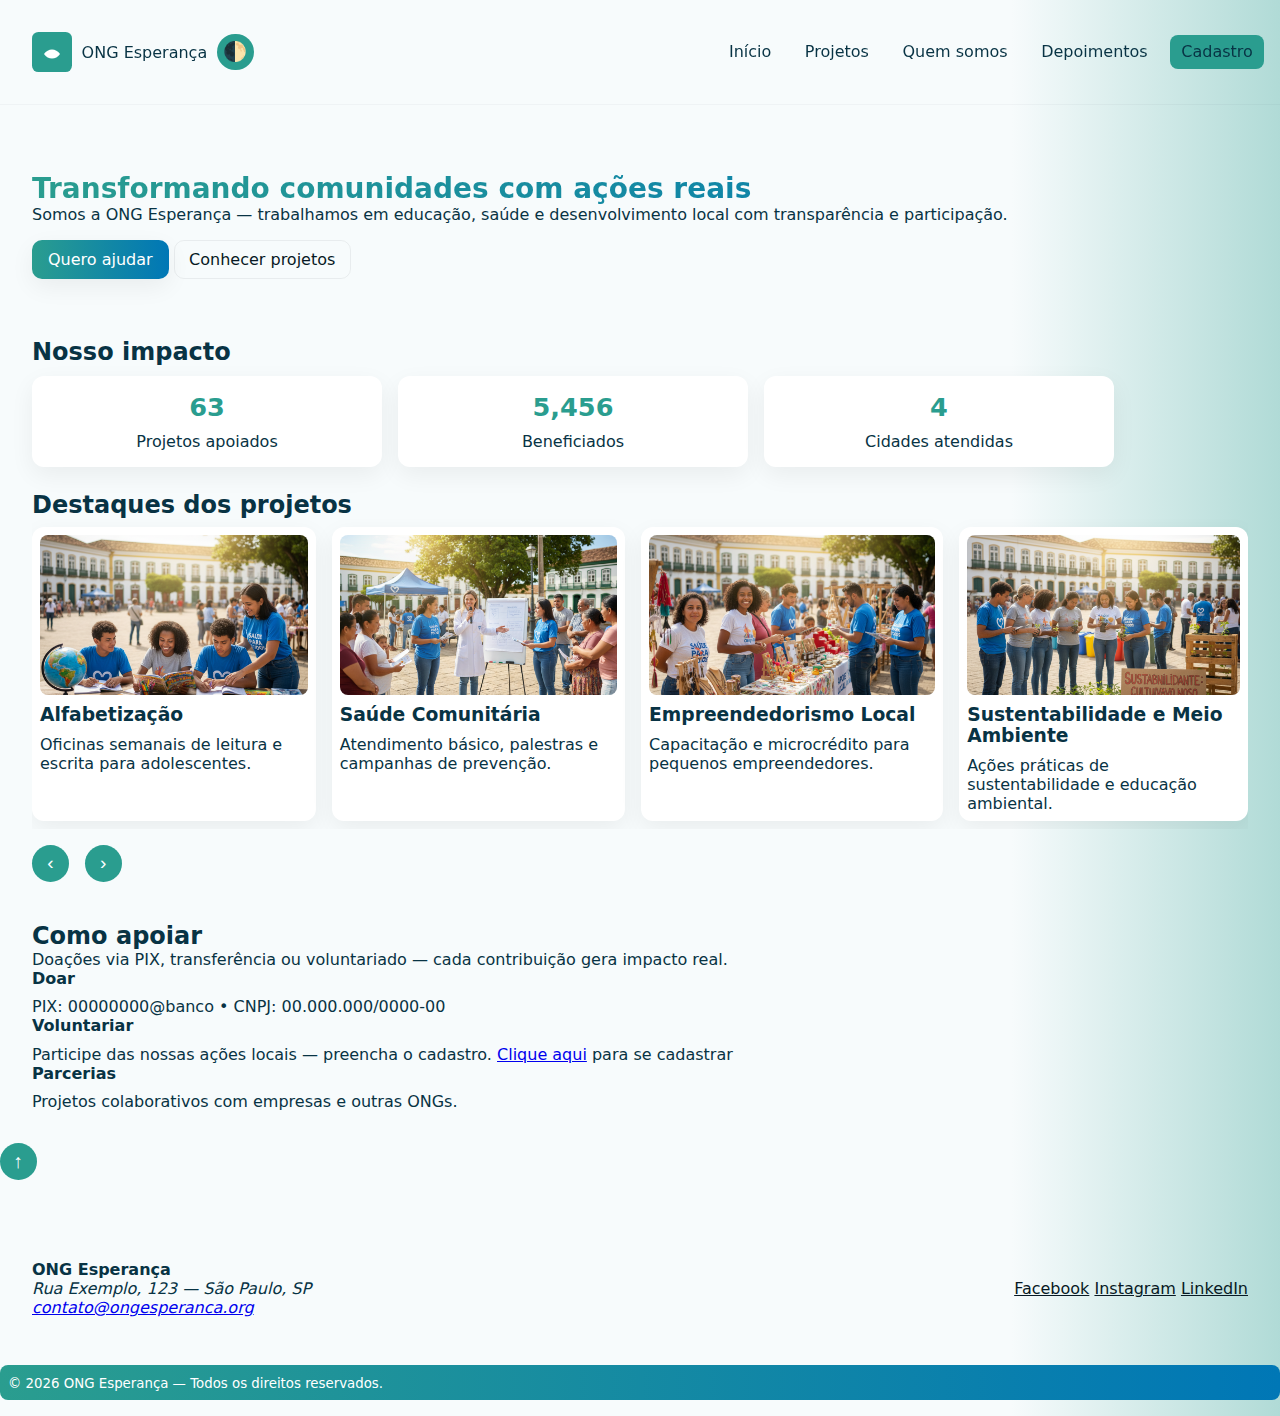
<file: index.html>
<!DOCTYPE html>
<html lang="pt-BR">
  <head>
    <meta charset="utf-8" />
    <meta name="viewport" content="width=device-width,initial-scale=1" />
    <title>ONG Esperança — Início</title>
    <meta
      name="description"
      content="ONG Esperança — ações comunitárias, voluntariado e transparência."
    />
    <meta
      name="keywords"
      content="ONG, voluntariado, projetos sociais, doações, educação, saúde, sustentabilidade"
    />
    <meta property="og:title" content="ONG Esperança — Início" />
    <meta
      property="og:description"
      content="Conheça iniciativas de impacto social em educação, saúde e desenvolvimento local."
    />
    <meta property="og:type" content="website" />
    <link rel="icon" href="./images/favicon.svg" type="image/svg+xml" />

    <link rel="stylesheet" href="css/styles.css" />
  </head>
  <body>
    <a class="skip-link" href="#main">Pular para o conteúdo</a>
    <header class="site-header" role="banner">
      <div class="container header-inner">
        <div class="header-left">
          <a
            class="brand"
            href="index.html"
            aria-label="ONG Esperança — Início"
          >
            <svg
              class="logo"
              width="40"
              height="40"
              viewBox="0 0 100 100"
              aria-hidden="true"
            >
              <rect width="100" height="100" rx="16" fill="#2a9d8f" />
              <path
                d="M30 55 C40 40, 60 40, 70 55 C60 70, 40 70, 30 55 Z"
                fill="#ffffff"
              />
            </svg>
            <span class="brand-text">ONG Esperança</span>
          </a>
          <button id="btn-theme" class="icon-btn" aria-label="Alternar tema">
            🌓
          </button>
        </div>

        <nav id="nav" class="nav" aria-label="Navegação principal">
          <ul>
            <li><a href="index.html" class="active">Início</a></li>
            <li><a href="projetos.html">Projetos</a></li>
            <li><a href="quem-somos.html">Quem somos</a></li>
            <li><a href="depoimentos.html">Depoimentos</a></li>
            <li><a href="cadastro.html" class="cta">Cadastro</a></li>
          </ul>
        </nav>

        <button
          id="btn-hamburger"
          class="hamburger"
          aria-label="Abrir menu"
          aria-expanded="false"
        >
          <span></span><span></span><span></span>
        </button>
      </div>
    </header>

    <main id="main" class="container" role="main">
      <section class="hero" id="hero" aria-labelledby="hero-title">
        <div class="hero-content">
          <h1 id="hero-title">Transformando comunidades com ações reais</h1>
          <p>
            Somos a ONG Esperança — trabalhamos em educação, saúde e
            desenvolvimento local com transparência e participação.
          </p>
          <p class="hero-cta">
            <a href="cadastro.html" class="btn btn-primary">Quero ajudar</a>
            <a href="projetos.html" class="btn btn-outline"
              >Conhecer projetos</a
            >
          </p>
        </div>

        <div class="hero-visual" aria-hidden="true">
          <div class="blob blob-1"></div>
          <div class="blob blob-2"></div>
        </div>
      </section>

      <section class="stats" aria-labelledby="impacto-title">
        <h2 id="impacto-title">Nosso impacto</h2>
        <div class="stats-grid">
          <div class="stat" aria-label="Projetos apoiados">
            <h3 class="count" data-target="123">0</h3>
            <p>Projetos apoiados</p>
          </div>
          <div class="stat" aria-label="Beneficiados">
            <h3 class="count" data-target="10568">0</h3>
            <p>Beneficiados</p>
          </div>
          <div class="stat" aria-label="Cidades atendidas">
            <h3 class="count" data-target="4">0</h3>
            <p>Cidades atendidas</p>
          </div>
        </div>
      </section>

      <section class="cards" aria-labelledby="projetos-home">
        <h2 id="projetos-home">Destaques dos projetos</h2>
        <div
          class="cards-grid"
          id="carousel"
          role="region"
          aria-roledescription="carousel"
          aria-label="Projetos em destaque"
        >
          <article class="card" tabindex="0">
            <img
              src="images/Alfabetizacao.png"
              alt="Oficina de alfabetização"
            />
            <h3>Alfabetização</h3>
            <p>Oficinas semanais de leitura e escrita para adolescentes.</p>
          </article>

          <article class="card" tabindex="0">
            <img src="images/SaudeComunitária.png" alt="Campanha de saúde" />
            <h3>Saúde Comunitária</h3>
            <p>Atendimento básico, palestras e campanhas de prevenção.</p>
          </article>

          <article class="card" tabindex="0">
            <img
              src="images/EmpreendedorismoLocal.png"
              alt="Oficina de empreendedorismo"
            />
            <h3>Empreendedorismo Local</h3>
            <p>Capacitação e microcrédito para pequenos empreendedores.</p>
          </article>

          <article class="card" tabindex="0">
            <img
              src="images/Sustentabilidade.png"
              alt="Sustentabilidade e Meio Ambiente"
            />
            <h3>Sustentabilidade e Meio Ambiente</h3>
            <p>Ações práticas de sustentabilidade e educação ambiental.</p>
          </article>
        </div>
        <div class="carousel-controls" aria-hidden="false">
          <button id="prev" class="icon-btn" aria-label="Anterior">‹</button>
          <button id="next" class="icon-btn" aria-label="Próximo">›</button>
        </div>
      </section>

      <section class="cta-section" aria-labelledby="apoie-title">
        <h2 id="apoie-title">Como apoiar</h2>
        <p>
          Doações via PIX, transferência ou voluntariado — cada contribuição
          gera impacto real.
        </p>
        <div class="cta-grid">
          <div class="cta-card">
            <h4>Doar</h4>
            <p>PIX: 00000000@banco • CNPJ: 00.000.000/0000-00</p>
          </div>
          <div class="cta-card">
            <h4>Voluntariar</h4>
            <p>
              Participe das nossas ações locais — preencha o cadastro.
              <a href="cadastro.html">Clique aqui</a> para se cadastrar
            </p>
          </div>
          <div class="cta-card">
            <h4>Parcerias</h4>
            <p>Projetos colaborativos com empresas e outras ONGs.</p>
          </div>
        </div>
      </section>
    </main>

    <button id="backToTop" class="back-to-top" aria-label="Voltar ao topo">
      ↑
    </button>

    <footer class="site-footer" role="contentinfo">
      <div class="container footer-inner">
        <div class="about">
          <strong>ONG Esperança</strong>
          <address>
            Rua Exemplo, 123 — São Paulo, SP<br />
            <a href="mailto:contato@ongesperanca.org"
              >contato@ongesperanca.org</a
            >
          </address>
        </div>
        <div class="social" aria-label="Redes sociais">
          <a aria-label="Facebook" href="#" class="social-link">Facebook</a>
          <a aria-label="Instagram" href="#" class="social-link">Instagram</a>
          <a aria-label="LinkedIn" href="#" class="social-link">LinkedIn</a>
        </div>
      </div>
      <div class="legal container">
        <small
          >&copy; <span id="ano"></span> ONG Esperança — Todos os direitos
          reservados.</small
        >
      </div>
    </footer>

    <script src="js/main.js" defer></script>
  </body>
</html>
</file>
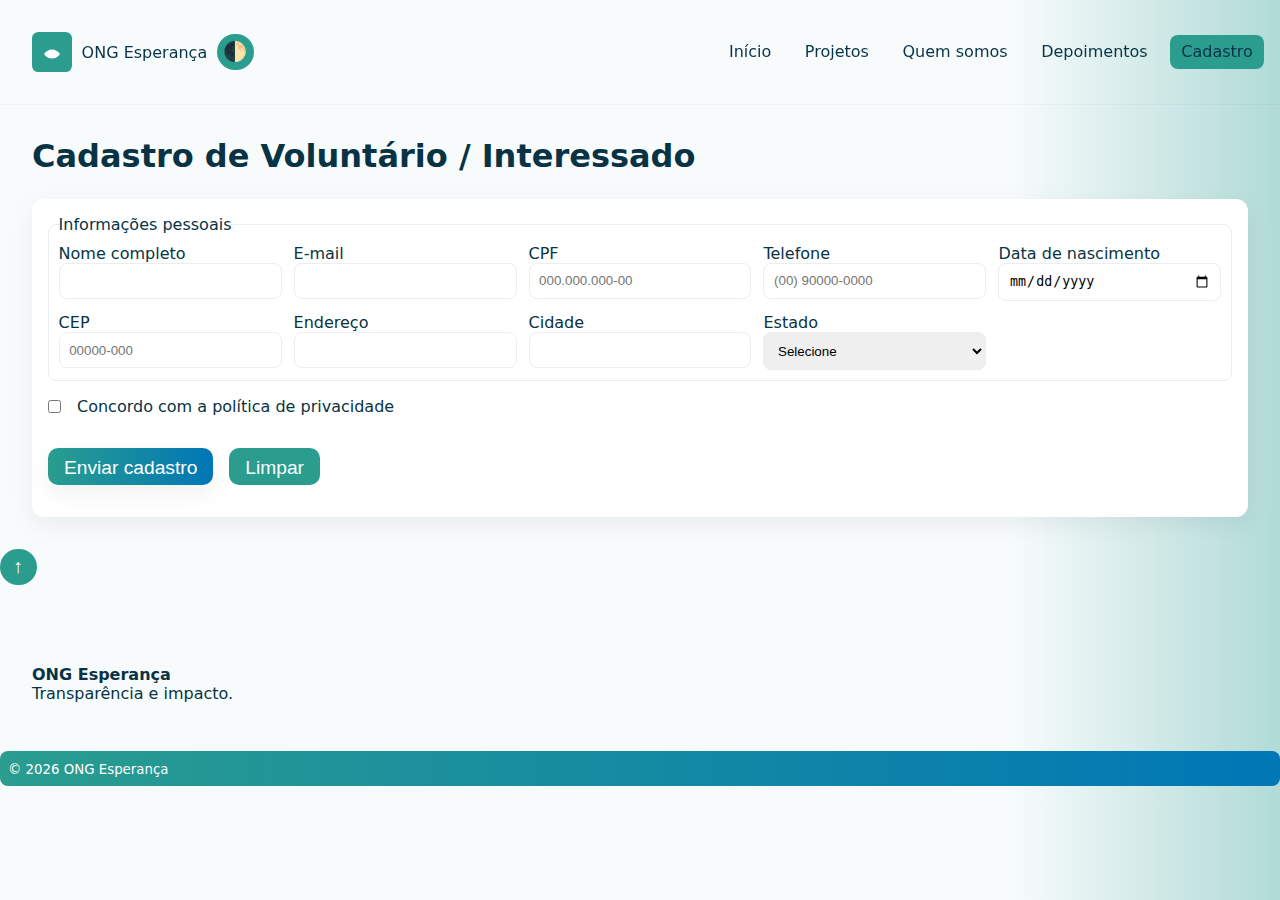
<file: cadastro.html>
<!DOCTYPE html>
<html lang="pt-BR">
  <head>
    <meta charset="utf-8" />
    <meta name="viewport" content="width=device-width,initial-scale=1" />
    <title>Cadastro — ONG Esperança</title>
    <meta name="description" content="Formulário de cadastro para voluntariado e interessados." />
    <link rel="icon" href="favicon.svg" type="image/svg+xml" />
    <link rel="stylesheet" href="css/styles.css" />
  </head>
  <body>
    <a class="skip-link" href="#main">Pular para o conteúdo</a>
    <header class="site-header" role="banner">
      <div class="container header-inner">
        <div class="header-left">
          <a class="brand" href="index.html" aria-label="ONG Esperança — Início">
            <svg class="logo" width="40" height="40" viewBox="0 0 100 100" aria-hidden="true">
              <rect width="100" height="100" rx="16" fill="#2a9d8f" />
              <path d="M30 55 C40 40, 60 40, 70 55 C60 70, 40 70, 30 55 Z" fill="#ffffff"/>
            </svg>
            <span class="brand-text">ONG Esperança</span>
          </a>
          <button id="btn-theme" class="icon-btn" aria-label="Alternar tema">🌓</button>
        </div>

        <nav id="nav" class="nav" aria-label="Navegação principal">
          <ul>
            <li><a href="index.html">Início</a></li>
            <li><a href="projetos.html">Projetos</a></li>
            <li><a href="quem-somos.html">Quem somos</a></li>
            <li><a href="depoimentos.html">Depoimentos</a></li>
            <li><a href="cadastro.html" class="cta active">Cadastro</a></li>
          </ul>
        </nav>
        <button id="btn-hamburger" class="hamburger" aria-label="Abrir menu" aria-expanded="false"><span></span><span></span><span></span></button>
      </div>
    </header>

    <main id="main" class="container" role="main">
      <h1>Cadastro de Voluntário / Interessado</h1>
      <form id="cadastroForm" class="form-card" novalidate>
        <fieldset>
          <legend>Informações pessoais</legend>
          <div class="form-grid">
            <label for="nome">Nome completo
              <input id="nome" name="nome" type="text" required minlength="3" aria-required="true" />
            </label>

            <label for="email">E-mail
              <input id="email" name="email" type="email" required aria-required="true" />
            </label>

            <label for="cpf">CPF
              <input id="cpf" name="cpf" type="text" inputmode="numeric" pattern="\d{3}\.\d{3}\.\d{3}-\d{2}" placeholder="000.000.000-00" required aria-required="true" />
            </label>

            <label for="telefone">Telefone
              <input id="telefone" name="telefone" type="tel" inputmode="tel" placeholder="(00) 90000-0000" required aria-required="true" />
            </label>

            <label for="nascimento">Data de nascimento
              <input id="nascimento" name="nascimento" type="date" required aria-required="true" />
            </label>

            <label for="cep">CEP
              <input id="cep" name="cep" type="text" inputmode="numeric" pattern="\d{5}-?\d{3}" placeholder="00000-000" required aria-required="true" />
            </label>

            <label for="endereco">Endereço
              <input id="endereco" name="endereco" type="text" required aria-required="true" />
            </label>

            <label for="cidade">Cidade
              <input id="cidade" name="cidade" type="text" required aria-required="true" />
            </label>

            <label for="estado">Estado
              <select id="estado" name="estado" required aria-required="true">
                <option value="">Selecione</option>
                <option>SP</option>
                <option>RJ</option>
                <option>MG</option>
                <option>BA</option>
              </select>
            </label>
          </div>
        </fieldset>

        <label class="checkbox"><input type="checkbox" id="aceito" required />Concordo com a política de privacidade</label>

        <div class="form-actions">
          <button type="submit" class="btn btn-primary">Enviar cadastro</button>
          <button type="reset" class="btn btn-secondary">Limpar</button>
        </div>

        <p id="mensagem" aria-live="polite" class="form-msg"></p>
      </form>
    </main>

    <button id="backToTop" class="back-to-top" aria-label="Voltar ao topo">↑</button>

    <footer class="site-footer" role="contentinfo">
      <div class="container footer-inner">
        <div class="about"><strong>ONG Esperança</strong><p>Transparência e impacto.</p></div>
      </div>
      <div class="legal container"><small>&copy; <span id="ano5"></span> ONG Esperança</small></div>
    </footer>

    <script src="js/main.js" defer></script>
  </body>
</html>
</file>
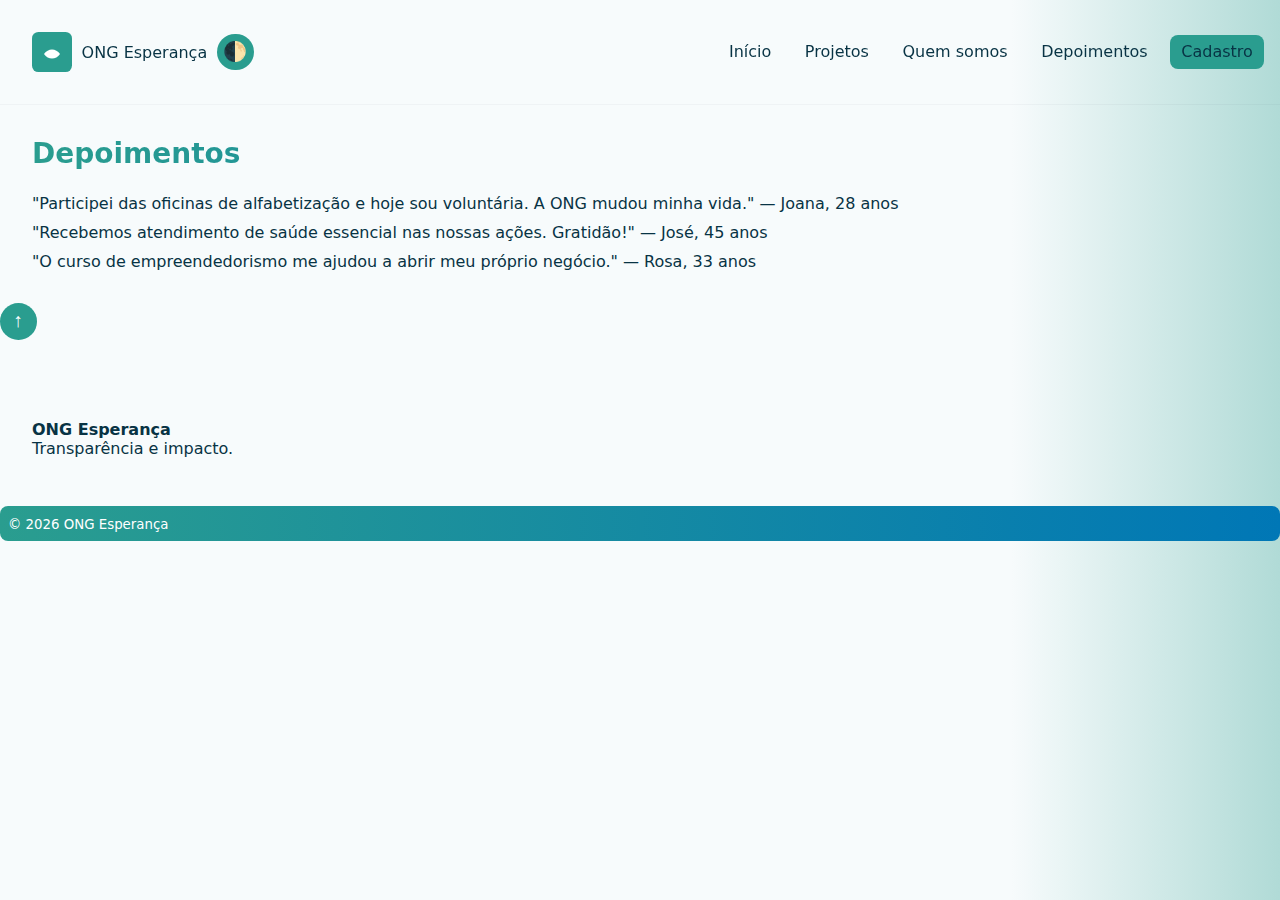
<file: depoimentos.html>
<!DOCTYPE html>
<html lang="pt-BR">
  <head>
    <meta charset="utf-8" />
    <meta name="viewport" content="width=device-width,initial-scale=1" />
    <title>Depoimentos — ONG Esperança</title>
    <meta
      name="description"
      content="Depoimentos de voluntários e beneficiários da ONG Esperança."
    />
    <link rel="icon" href="./images/favicon.svg" type="image/svg+xml" />
    <link rel="stylesheet" href="css/styles.css" />
  </head>
  <body>
    <a class="skip-link" href="#main">Pular para o conteúdo</a>
    <header class="site-header" role="banner">
      <div class="container header-inner">
        <div class="header-left">
          <a
            class="brand"
            href="index.html"
            aria-label="ONG Esperança — Início"
          >
            <svg
              class="logo"
              width="40"
              height="40"
              viewBox="0 0 100 100"
              aria-hidden="true"
            >
              <rect width="100" height="100" rx="16" fill="#2a9d8f" />
              <path
                d="M30 55 C40 40, 60 40, 70 55 C60 70, 40 70, 30 55 Z"
                fill="#ffffff"
              />
            </svg>
            <span class="brand-text">ONG Esperança</span>
          </a>
          <button id="btn-theme" class="icon-btn" aria-label="Alternar tema">
            🌓
          </button>
        </div>

        <nav id="nav" class="nav" aria-label="Navegação principal">
          <ul>
            <li><a href="index.html">Início</a></li>
            <li><a href="projetos.html">Projetos</a></li>
            <li><a href="quem-somos.html">Quem somos</a></li>
            <li><a href="depoimentos.html" class="active">Depoimentos</a></li>
            <li><a href="cadastro.html" class="cta">Cadastro</a></li>
          </ul>
        </nav>

        <button
          id="btn-hamburger"
          class="hamburger"
          aria-label="Abrir menu"
          aria-expanded="false"
        >
          <span></span><span></span><span></span>
        </button>
      </div>
    </header>

    <main id="main" class="container" role="main">
      <section class="hero-testimonials" aria-labelledby="depo-title">
        <h1 id="depo-title">Depoimentos</h1>
        <div class="hero-visual" aria-hidden="true">
          <div class="blob blob-1"></div>
          <div class="blob blob-2"></div>
        </div>
      </section>

      <div class="testimonials" aria-live="polite">
        <blockquote>
          <p>
            "Participei das oficinas de alfabetização e hoje sou voluntária. A
            ONG mudou minha vida." — Joana, 28 anos
          </p>
        </blockquote>
        <blockquote>
          <p>
            "Recebemos atendimento de saúde essencial nas nossas ações.
            Gratidão!" — José, 45 anos
          </p>
        </blockquote>
        <blockquote>
          <p>
            "O curso de empreendedorismo me ajudou a abrir meu próprio negócio."
            — Rosa, 33 anos
          </p>
        </blockquote>
      </div>
    </main>

    <button id="backToTop" class="back-to-top" aria-label="Voltar ao topo">
      ↑
    </button>

    <footer class="site-footer" role="contentinfo">
      <div class="container footer-inner">
        <div class="about">
          <strong>ONG Esperança</strong>
          <p>Transparência e impacto.</p>
        </div>
      </div>
      <div class="legal container">
        <small>&copy; <span id="ano4"></span> ONG Esperança</small>
      </div>
    </footer>

    <script src="js/main.js" defer></script>
  </body>
</html>
</file>
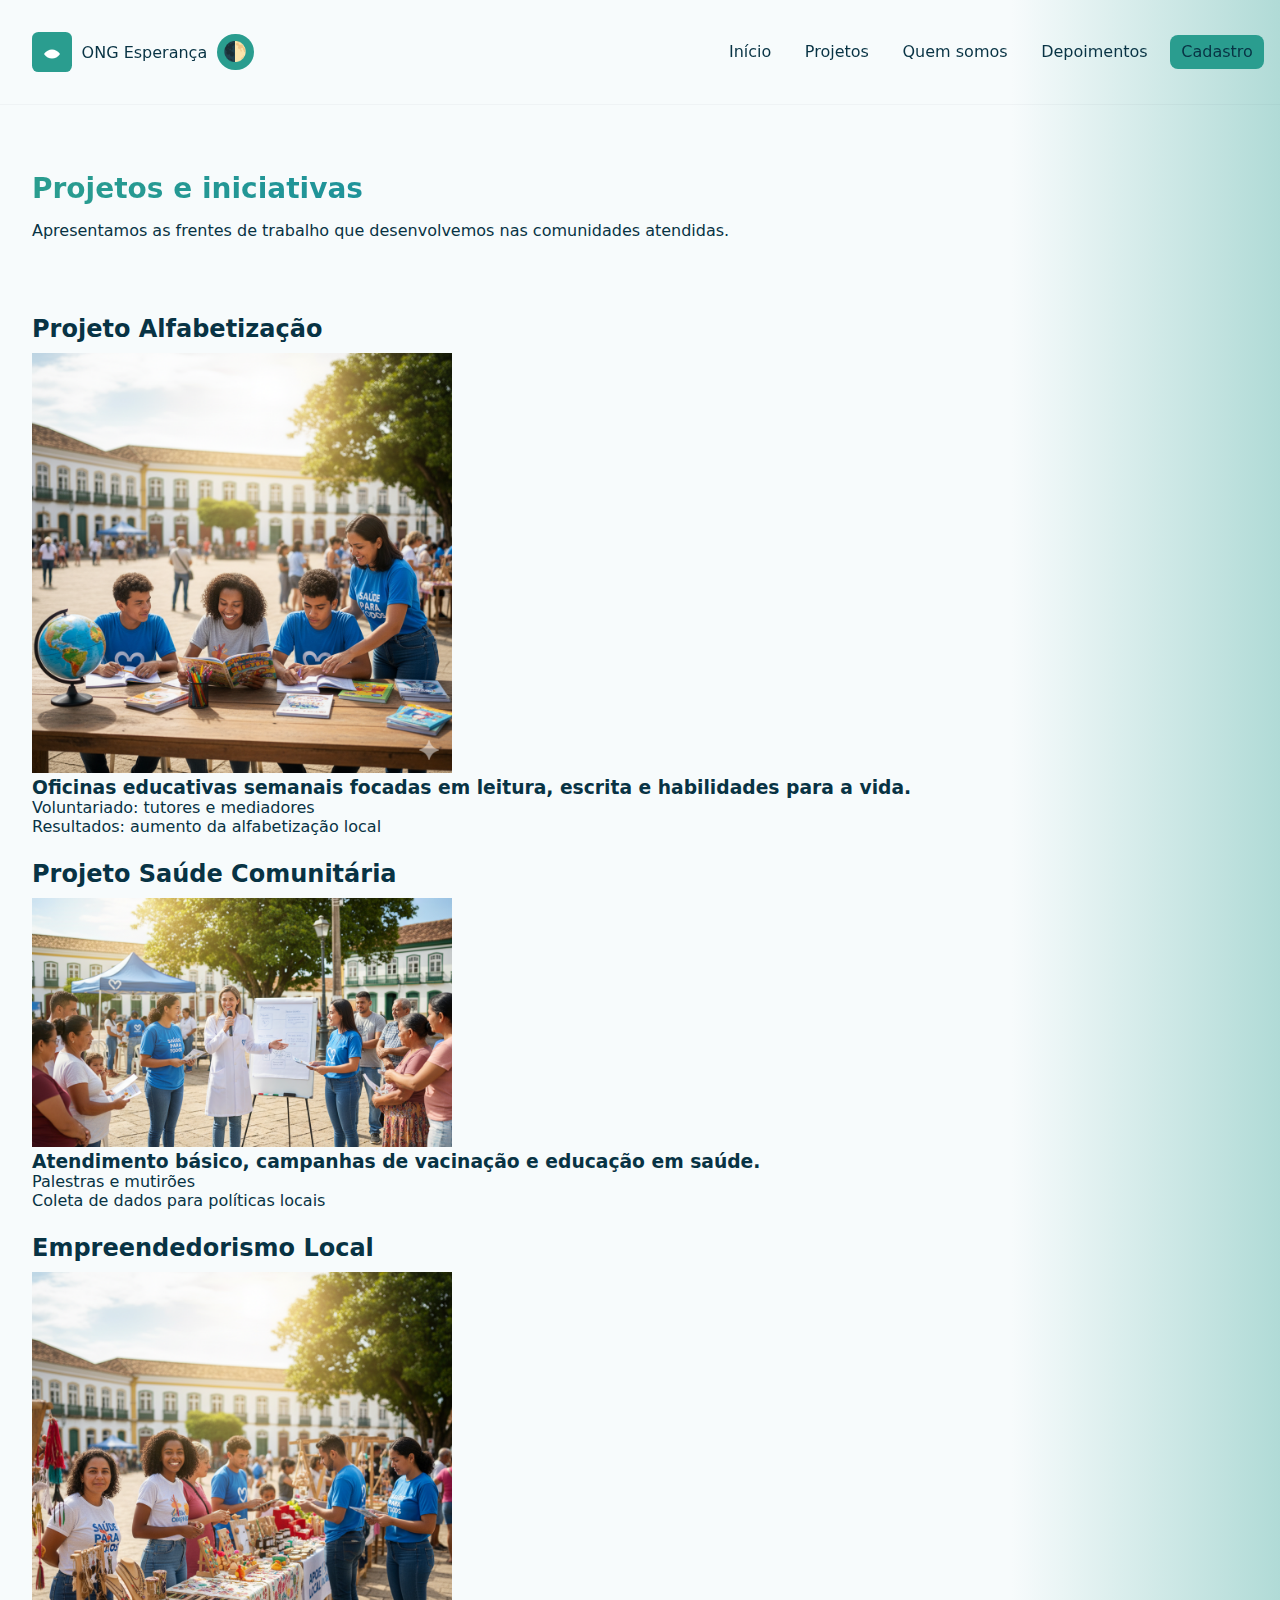
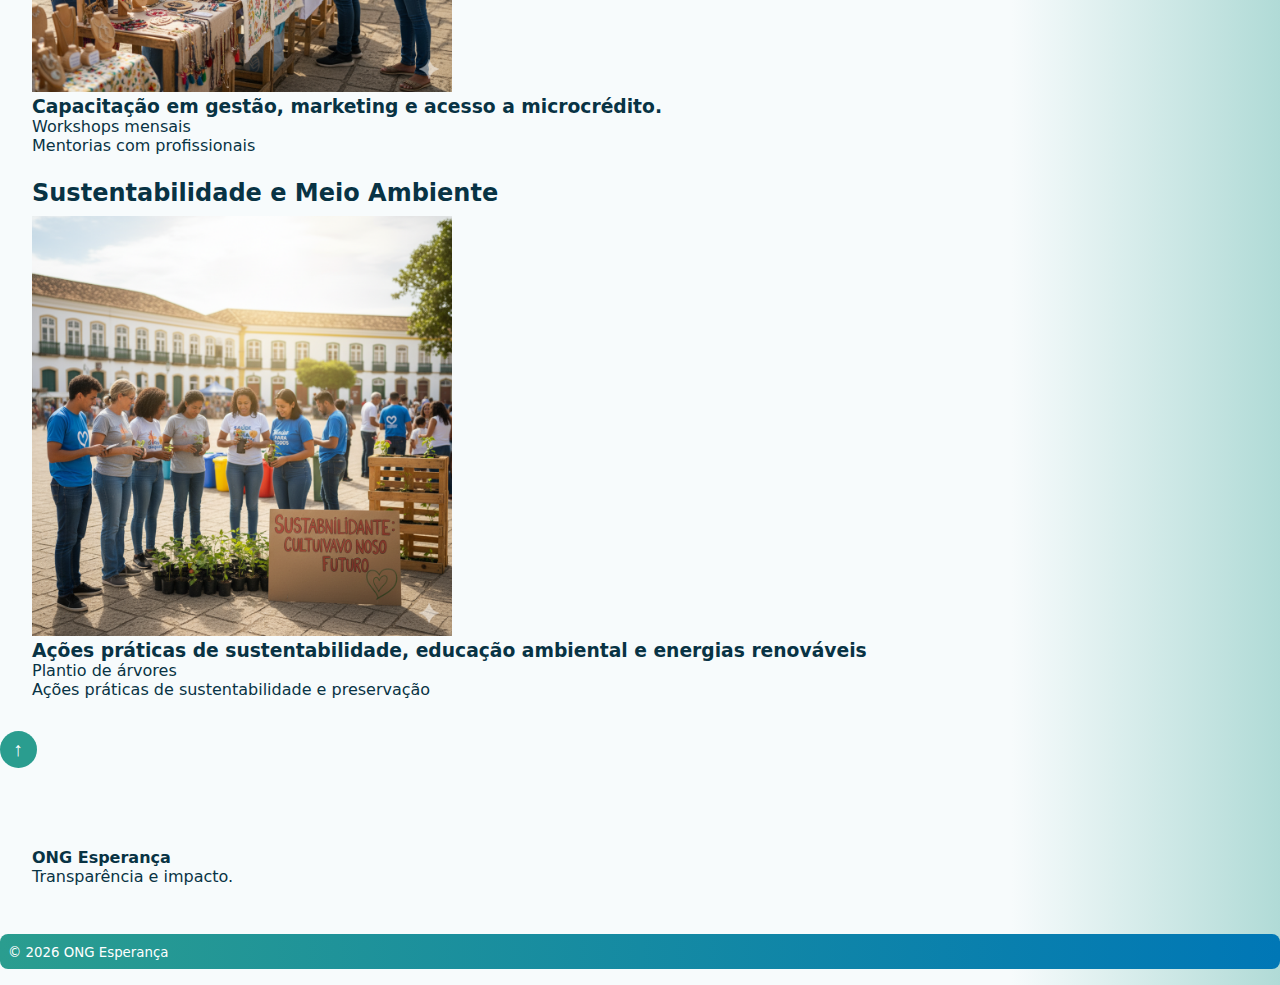
<file: projetos.html>
<!DOCTYPE html>
<html lang="pt-BR">
  <head>
    <meta charset="utf-8" />
    <meta name="viewport" content="width=device-width,initial-scale=1" />
    <title>Projetos — ONG Esperança</title>
    <meta name="description" content="Conheça os projetos da ONG Esperança." />
    <link rel="icon" href="favicon.svg" type="image/svg+xml" />
    <link rel="stylesheet" href="css/styles.css" />
  </head>
  <body>
    <a class="skip-link" href="#main">Pular para o conteúdo</a>
    <header class="site-header" role="banner">
      <div class="container header-inner">
        <div class="header-left">
          <a class="brand" href="index.html" aria-label="ONG Esperança — Início">
            <svg class="logo" width="40" height="40" viewBox="0 0 100 100" aria-hidden="true">
              <rect width="100" height="100" rx="16" fill="#2a9d8f" />
              <path d="M30 55 C40 40, 60 40, 70 55 C60 70, 40 70, 30 55 Z" fill="#ffffff"/>
            </svg>
            <span class="brand-text">ONG Esperança</span>
          </a>
          <button id="btn-theme" class="icon-btn" aria-label="Alternar tema">🌓</button>
        </div>

        <nav id="nav" class="nav" aria-label="Navegação principal">
          <ul>
            <li><a href="index.html">Início</a></li>
            <li><a href="projetos.html" class="active">Projetos</a></li>
            <li><a href="quem-somos.html">Quem somos</a></li>
            <li><a href="depoimentos.html">Depoimentos</a></li>
            <li><a href="cadastro.html" class="cta">Cadastro</a></li>
          </ul>
        </nav>

        <button id="btn-hamburger" class="hamburger" aria-label="Abrir menu" aria-expanded="false">
          <span></span><span></span><span></span>
        </button>
      </div>
    </header>

    <main id="main" class="container" role="main">
      <section class="hero-project" aria-labelledby="projetos-title">
        <h1 id="projetos-title">Projetos e iniciativas</h1>
        <p>Apresentamos as frentes de trabalho que desenvolvemos nas comunidades atendidas.</p>
        <div class="hero-visual" aria-hidden="true">
          <div class="blob blob-1"></div>
          <div class="blob blob-2"></div>
        </div>
      </section>

      <article class="projects" aria-label="Lista de projetos">
        <section class="project" id="proj-alfab" aria-labelledby="proj-alfab-title">
          <h2 id="proj-alfab-title">Projeto Alfabetização</h2>
          <div class="project-grid">
            <img src="images/Alfabetizacao.png" alt="Oficina de alfabetização" class="project-img" />
            <div>
              <h3>Oficinas educativas semanais focadas em leitura, escrita e habilidades para a vida.</h3>
              <ul>
                <li>Voluntariado: tutores e mediadores</li>
                <li>Resultados: aumento da alfabetização local</li>
              </ul>
            </div>
          </div>
        </section>

        <section class="project" id="proj-saude" aria-labelledby="proj-saude-title">
          <h2 id="proj-saude-title">Projeto Saúde Comunitária</h2>
          <div class="project-grid reverse">
            <img src="images/SaudeComunitária.png" alt="Campanha de saúde" class="project-img" />
            <div>
              <h3>Atendimento básico, campanhas de vacinação e educação em saúde.</h3>
              <ul>
                <li>Palestras e mutirões</li>
                <li>Coleta de dados para políticas locais</li>
              </ul>
            </div>
          </div>
        </section>

        <section class="project" id="proj-empreend" aria-labelledby="proj-empreend-title">
          <h2 id="proj-empreend-title">Empreendedorismo Local</h2>
          <div class="project-grid">
            <img src="images/EmpreendedorismoLocal.png" alt="Oficina de empreendedorismo" class="project-img" />
            <div>
              <h3>Capacitação em gestão, marketing e acesso a microcrédito.</h3>
              <ul>
                <li>Workshops mensais</li>
                <li>Mentorias com profissionais</li>
              </ul>
            </div>
          </div>
        </section>

        <section class="project" id="proj-sustentabilidade" aria-labelledby="proj-sustentabilidade-title">
          <h2 id="proj-sustentabilidade-title">Sustentabilidade e Meio Ambiente</h2>
          <div class="project-grid">
            <img src="images/Sustentabilidade.png" alt="Sustentabilidade e Meio Ambiente" class="project-img" />
            <div>
              <h3>Ações práticas de sustentabilidade, educação ambiental e energias renováveis</h3>
              <ul>
                <li>Plantio de árvores</li>
                <li>Ações práticas de sustentabilidade e preservação</li>
              </ul>
            </div>
          </div>
        </section>
      </article>
    </main>

    <button id="backToTop" class="back-to-top" aria-label="Voltar ao topo">↑</button>

    <footer class="site-footer" role="contentinfo">
      <div class="container footer-inner">
        <div class="about">
          <strong>ONG Esperança</strong>
          <p>Transparência e impacto.</p>
        </div>
      </div>
      <div class="legal container">
        <small>&copy; <span id="ano2"></span> ONG Esperança</small>
      </div>
    </footer>

    <script src="js/main.js" defer></script>
  </body>
</html>
</file>
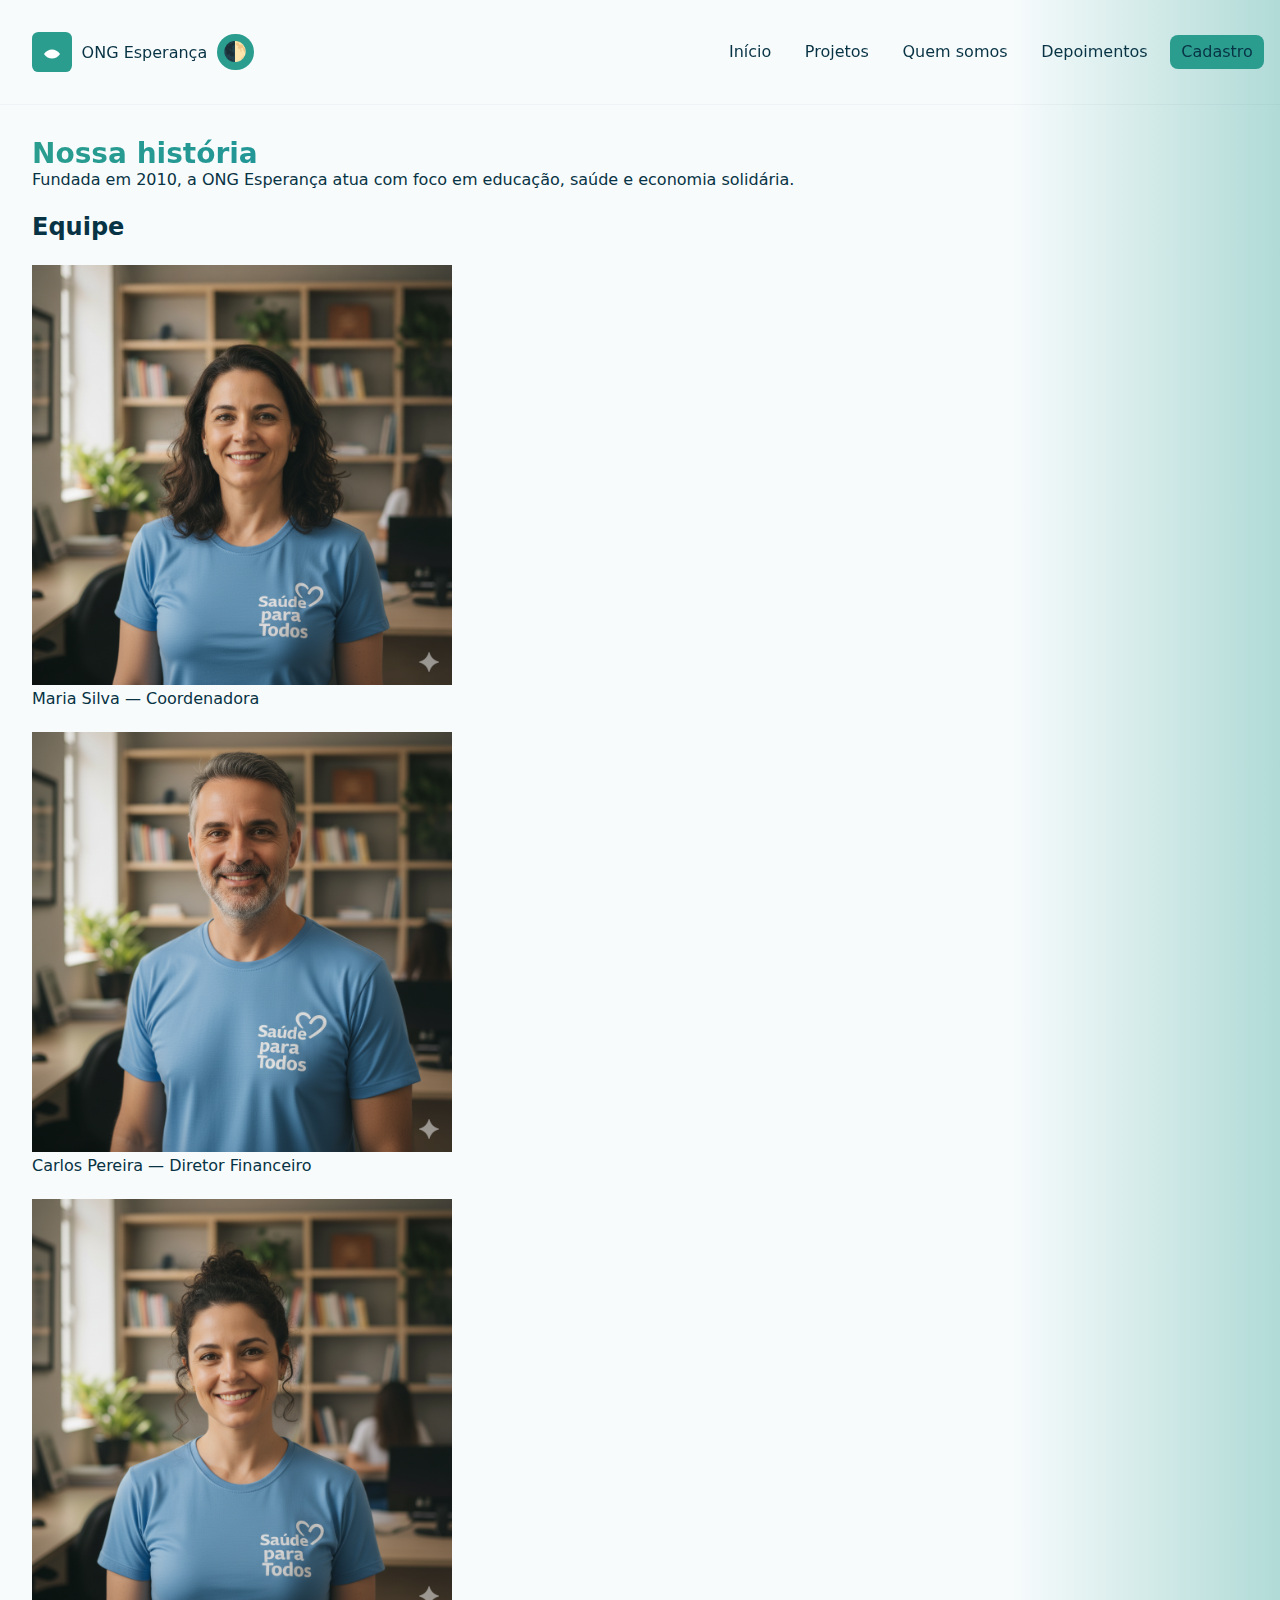
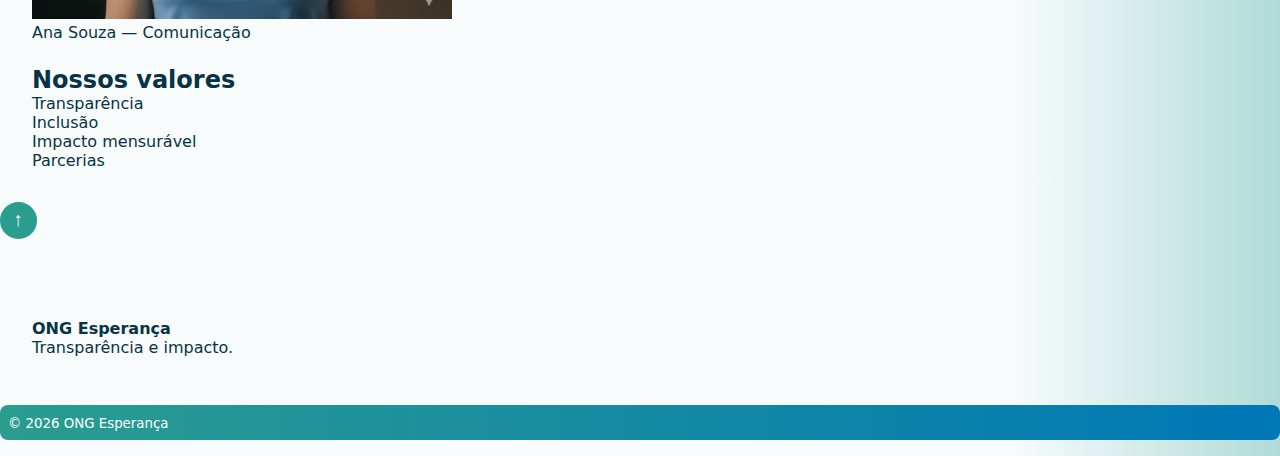
<file: quem-somos.html>
<!DOCTYPE html>
<html lang="pt-BR">
  <head>
    <meta charset="utf-8" />
    <meta name="viewport" content="width=device-width,initial-scale=1" />
    <title>Quem somos — ONG Esperança</title>
    <meta name="description" content="Conheça a história, equipe e valores da ONG Esperança." />
    <link rel="icon" href="favicon.svg" type="image/svg+xml" />
    <link rel="stylesheet" href="css/styles.css" />
  </head>
  <body>
    <a class="skip-link" href="#main">Pular para o conteúdo</a>
    <header class="site-header" role="banner">
      <div class="container header-inner">
        <div class="header-left">
          <a class="brand" href="index.html" aria-label="ONG Esperança — Início">
            <svg class="logo" width="40" height="40" viewBox="0 0 100 100" aria-hidden="true">
              <rect width="100" height="100" rx="16" fill="#2a9d8f" />
              <path d="M30 55 C40 40, 60 40, 70 55 C60 70, 40 70, 30 55 Z" fill="#ffffff"/>
            </svg>
            <span class="brand-text">ONG Esperança</span>
          </a>
          <button id="btn-theme" class="icon-btn" aria-label="Alternar tema">🌓</button>
        </div>

        <nav id="nav" class="nav" aria-label="Navegação principal">
          <ul>
            <li><a href="index.html">Início</a></li>
            <li><a href="projetos.html">Projetos</a></li>
            <li><a href="quem-somos.html" class="active">Quem somos</a></li>
            <li><a href="depoimentos.html">Depoimentos</a></li>
            <li><a href="cadastro.html" class="cta">Cadastro</a></li>
          </ul>
        </nav>

        <button id="btn-hamburger" class="hamburger" aria-label="Abrir menu" aria-expanded="false"><span></span><span></span><span></span></button>
      </div>
    </header>

    <main id="main" class="container" role="main">
      <section class="hero-team" aria-labelledby="historia-title">
        <h1 id="historia-title">Nossa história</h1>
        <p>Fundada em 2010, a ONG Esperança atua com foco em educação, saúde e economia solidária.</p>
        <div class="hero-visual" aria-hidden="true"><div class="blob blob-1"></div><div class="blob blob-2"></div></div>
      </section>

      <section class="team" aria-labelledby="equipe-title">
        <h2 id="equipe-title">Equipe</h2>
        <div class="team-grid">
          <figure><img src="images/MariaSilva.png" alt="Maria Silva — Coordenadora" class="team-img"/><figcaption>Maria Silva — Coordenadora</figcaption></figure>
          <figure><img src="images/CarlosPereira.png" alt="Carlos Pereira — Diretor Financeiro" class="team-img"/><figcaption>Carlos Pereira — Diretor Financeiro</figcaption></figure>
          <figure><img src="images/AnaSouza.png" alt="Ana Souza — Comunicação" class="team-img"/><figcaption>Ana Souza — Comunicação</figcaption></figure>
        </div>
      </section>

      <section class="values" aria-labelledby="valores-title">
        <h2 id="valores-title">Nossos valores</h2>
        <ul>
          <li>Transparência</li>
          <li>Inclusão</li>
          <li>Impacto mensurável</li>
          <li>Parcerias</li>
        </ul>
      </section>
    </main>

    <button id="backToTop" class="back-to-top" aria-label="Voltar ao topo">↑</button>

    <footer class="site-footer" role="contentinfo">
      <div class="container footer-inner">
        <div class="about"><strong>ONG Esperança</strong><p>Transparência e impacto.</p></div>
      </div>
      <div class="legal container"><small>&copy; <span id="ano3"></span> ONG Esperança</small></div>
    </footer>

    <script src="js/main.js" defer></script>
  </body>
</html>
</file>
<file: css/styles.css>
/* ===== ONG Esperança — Design system ===== */
:root {
  --green: #2a9d8f;
  --blue: #0077b6;
  --bg: #fbfdff;
  --card: #ffffff;
  --text: #083344;
  --muted: #6b7c83;
  --radius: 12px;
  --space-1: 8px;
  --space-2: 16px;
  --space-3: 24px;
  --space-4: 32px;
  --font-base: 16px;
  --font-lg: 20px;
  --font-xl: 28px;
  --shadow: 0 8px 24px rgba(2, 6, 23, 0.06);
  font-family: Inter, system-ui, -apple-system, "Segoe UI", Roboto,
    "Helvetica Neue", Arial;
  font-size: var(--font-base);
}
* {
  box-sizing: border-box;
  margin: 0;
  padding: 0;
}
.skip-link {
  position: absolute;
  left: -9999px;
  top: auto;
  width: 1px;
  height: 1px;
  overflow: hidden;
}
.skip-link:focus {
  position: static;
  left: auto;
  top: auto;
  width: auto;
  height: auto;
  padding: 0.5rem 1rem;
  background: var(--green);
  color: #fff;
  border-radius: 6px;
  z-index: 1000;
}
body {
  /* background: linear-gradient(180deg, #f7fbfc 0%, var(--bg) 100%); */
  background: linear-gradient(90deg, #f7fbfc 79%, var(--green) 140%);
  color: var(--text);
  -webkit-font-smoothing: antialiased;
}
.container {
  max-width: 100%;
  margin: 0 auto;
  padding: 2rem;
}
.site-header {
  background: linear-gradient(90deg, #f7fbfc 79%, var(--green) 140%);
  /* background: rgba(255, 255, 255, 0.8); */
  position: sticky;
  top: 0;
  backdrop-filter: blur(6px);
  z-index: 50;
  border-bottom: 1px solid rgba(2, 6, 23, 0.03);
}
.header-inner,
.header-left {
  display: flex;
  align-items: center;
  justify-content: space-between;
  padding: 1rem;
  gap: 0.6rem;
}

.brand {
  display: flex;
  align-items: center;
  gap: 0.6rem;
  text-decoration: none;
  color: inherit;
}

.nav ul {
  display: flex;
  gap: 0.7rem;
  list-style: none;
}
.nav a {
  padding: 0.45rem 0.7rem;
  border-radius: 8px;
  text-decoration: none;
  color: inherit;
  transition: transform 0.18s ease, background 0.18s ease;
}

.nav a:hover,
a.btn.btn-outline:hover {
  background: linear-gradient(
    90deg,
    rgba(26, 226, 203, 0.12),
    rgba(0, 119, 182, 0.08)
  );
  transform: translateY(-2px);
}
.cta {
  background: var(--green);
  color: #fff;
  padding: 0.45rem 0.8rem;
  border-radius: 8px;
}
.hamburger {
  display: none;
  background: none;
  border: none;
  gap: 4px;
  padding: 0.25rem;
}
.hamburger span {
  display: block;
  width: 26px;
  height: 2px;
  background: #083344;
  border-radius: 2px;
}

/* HERO */
.hero,
.hero-project,
.hero-tea {
  display: grid;
  grid-template-columns: 1fr;
  gap: 1rem;
  align-items: center;
  padding: 2.2rem 0;
  font-size: 1rem;
  position: relative;
}
.hero-content h1,
.hero-project h1,
.hero-team h1,
.hero-testimonials h1 {
  font-size: var(--font-xl);
  background: linear-gradient(90deg, var(--green), var(--blue));
  -webkit-background-clip: text;
  background-clip: text;
  color: transparent;
}
.hero-cta {
  margin-top: var(--space-2);
}
.btn {
  display: inline-block;
  padding: 0.6rem 1rem;
  border-radius: 10px;
  text-decoration: none;
  border: none;
  cursor: pointer;
  transition: transform 0.15s ease, box-shadow 0.15s ease;
}
.btn:active {
  transform: translateY(1px);
}
.btn-primary {
  background: linear-gradient(90deg, var(--green), var(--blue));
  color: #fff;
  box-shadow: var(--shadow);
}
button.btn-primary,
button.btn-secondary {
  width: auto;
}

.btn-primary:hover {
  transform: translateY(-2px);
  background: linear-gradient(90deg, var(--blue), var(--green));
  color: #fff;
  box-shadow: var(--shadow);
}

.btn-outline {
  background: transparent;
  border: 1px solid rgba(2, 6, 23, 0.06);
  padding: 0.55rem 0.9rem;
}

/* blobs */
/* .blob {
  position: absolute;
  border-radius: 50%;
  filter: blur(50px);
  pointer-events: none;
}
.blob-1 {
  width: 220px;
  height: 220px;
  right: 0;
  top: -30px;
  background: var(--green);
}
.blob-2 {
  width: 140px;
  height: 140px;
  right: 40px;
  top: 40px;
  background: var(--blue);
  opacity: 0.7;
} */

.stats,
.testimonials {
  display: flex;
  flex-direction: column;
  gap: 10px;
}

.project img,
.team img {
  max-width: 420px;
  width: -webkit-fill-available;
}

[role="main"],
.team,
.projects,
.team-grid,
.projects li,
.values li {
  display: flex;
  flex-direction: column;
  gap: 1.5rem;
}

/* cards */
.cards-grid {
  display: flex;
  gap: 1rem;
  overflow: hidden;
  padding: 0.5rem 0;
  scroll-snap-type: x mandatory;
}
.card {
  max-width: 350px;
  min-width: 280px;
  background: var(--card);
  border-radius: var(--radius);
  padding: 0.5rem;
  box-shadow: var(--shadow);
  scroll-snap-align: center;
  transition: transform 0.25s ease, box-shadow 0.25s ease;
}
.card:hover,
.stat:hover {
  transform: translateY(-6px);
  box-shadow: 0 16px 40px rgba(2, 6, 23, 0.08);
}
.card img {
  width: 100%;
  height: 160px;
  object-fit: cover;
  border-radius: 8px;
}

.carousel-controls button,
button {
  display: flex;
  align-items: center;
  justify-content: center;
  font-size: 1.2rem;
  width: 2.3rem;
  height: 2.3rem;
  border: none;
  border-radius: 50%;
  cursor: pointer;
  background-color: var(--green);
  color: var(--bg);
}

.carousel-controls button:hover,
button:hover {
  background-color: var(--muted);
  box-shadow: 0 0 10px rgba(0, 0, 0, 0.5);
  transform: scale(1.05);
}

/* stats */
.stats-grid {
  display: flex;
  gap: 1rem;
  flex-wrap: wrap;
}

.stat {
  flex: 1;
  min-width: 140px;
  max-width: 350px;
  background: var(--card);
  padding: 1rem;
  border-radius: var(--radius);
  text-align: center;
  box-shadow: var(--shadow);
}
.count {
  font-size: 1.6rem;
  color: var(--green);
}

/* form */
.form-card {
  background: var(--card);
  padding: 1rem;
  border-radius: var(--radius);
  box-shadow: var(--shadow);
}
.form-grid {
  display: grid;
  grid-template-columns: repeat(auto-fit, minmax(220px, 1fr));
  gap: 0.75rem;
}
input,
select,
textarea,
fieldset {
  width: 100%;
  padding: 0.6rem;
  border-radius: 8px;
  border: 1px solid #e8eef2;
}
label.checkbox,
.form-actions,
.carousel-controls {
  display: flex;
  gap: 1rem;
  padding: 1rem 0;
}

#aceito {
  max-width: fit-content;
}

/* footer */
.site-footer {
  padding: 1rem 0;
  margin-top: 2rem;
  background: transparent;
}
.footer-inner {
  display: flex;
  justify-content: space-between;
  align-items: center;
  gap: 1rem;
}
.legal {
  background: linear-gradient(90deg, var(--green), var(--blue));
  color: #fff;
  padding: 0.5rem;
  border-radius: 8px;
  margin-top: 1rem;
}
a.social-link,
.btn.btn-outline {
  color: #071924;
}

/* responsive */
@media (min-width: 900px) {
  .hero {
    grid-template-columns: 2fr 30px;
  }
  .hamburger {
    display: none;
  }
}

@media (max-width: 515px) {
  .stats-grid {
    display: flex;
    justify-content: space-evenly;
    gap: 1rem;
    flex-wrap: wrap;
  }
}

@media (max-width: 800px) {
  .nav {
    display: none;
    position: fixed;
    inset: 78px 12px auto 12px;
    background: rgba(255, 255, 255, 0.96);
    padding: 1rem;
    border-radius: 12px;
  }
  .nav.open {
    display: block;
    background-color: #2a9d90ea;
    color: var(--bg);
  }
  .nav.open ul {
    display: flex;
    flex-direction: column;
    align-items: center;
  }
  .hamburger {
    display: flex;
    flex-direction: column;
  }
  .cta,
  a.cta {
    background: var(--bg);
    color: var(--green);
  }
}

/* reveal animations */
.visible {
  opacity: 1;
  transform: none;
  transition: all 0.6s cubic-bezier(0.2, 0.9, 0.3, 1);
}
.card,
.stat,
.project,
.testimonials blockquote,
.cta-card {
  opacity: 1;
  display: flex;
  flex-direction: column;
  gap: 0.6rem;
}

/* dark mode */
.dark {
  background: #071924;
  color: #dbeef8;
}
.dark body,
.dark .card,
.dark .form-card,
.dark .site-header,
.dark .legal {
  background: #07262ee1;
  color: #d7f0fb;
}
.dark .btn-primary {
  background: linear-gradient(90deg, #ffffff, #7ffdef);
  color: #071924;
}

.dark .stat.visible p {
  color: #2a9d8f;
}

.dark .btn-outline,
.dark a.btn.btn-outline,
.dark a.social-link,
.dark .cta-card a,
.dark .about a {
  color: var(--bg);
}
.dark .hamburger span {
  background-color: var(--bg);
}
</file>
